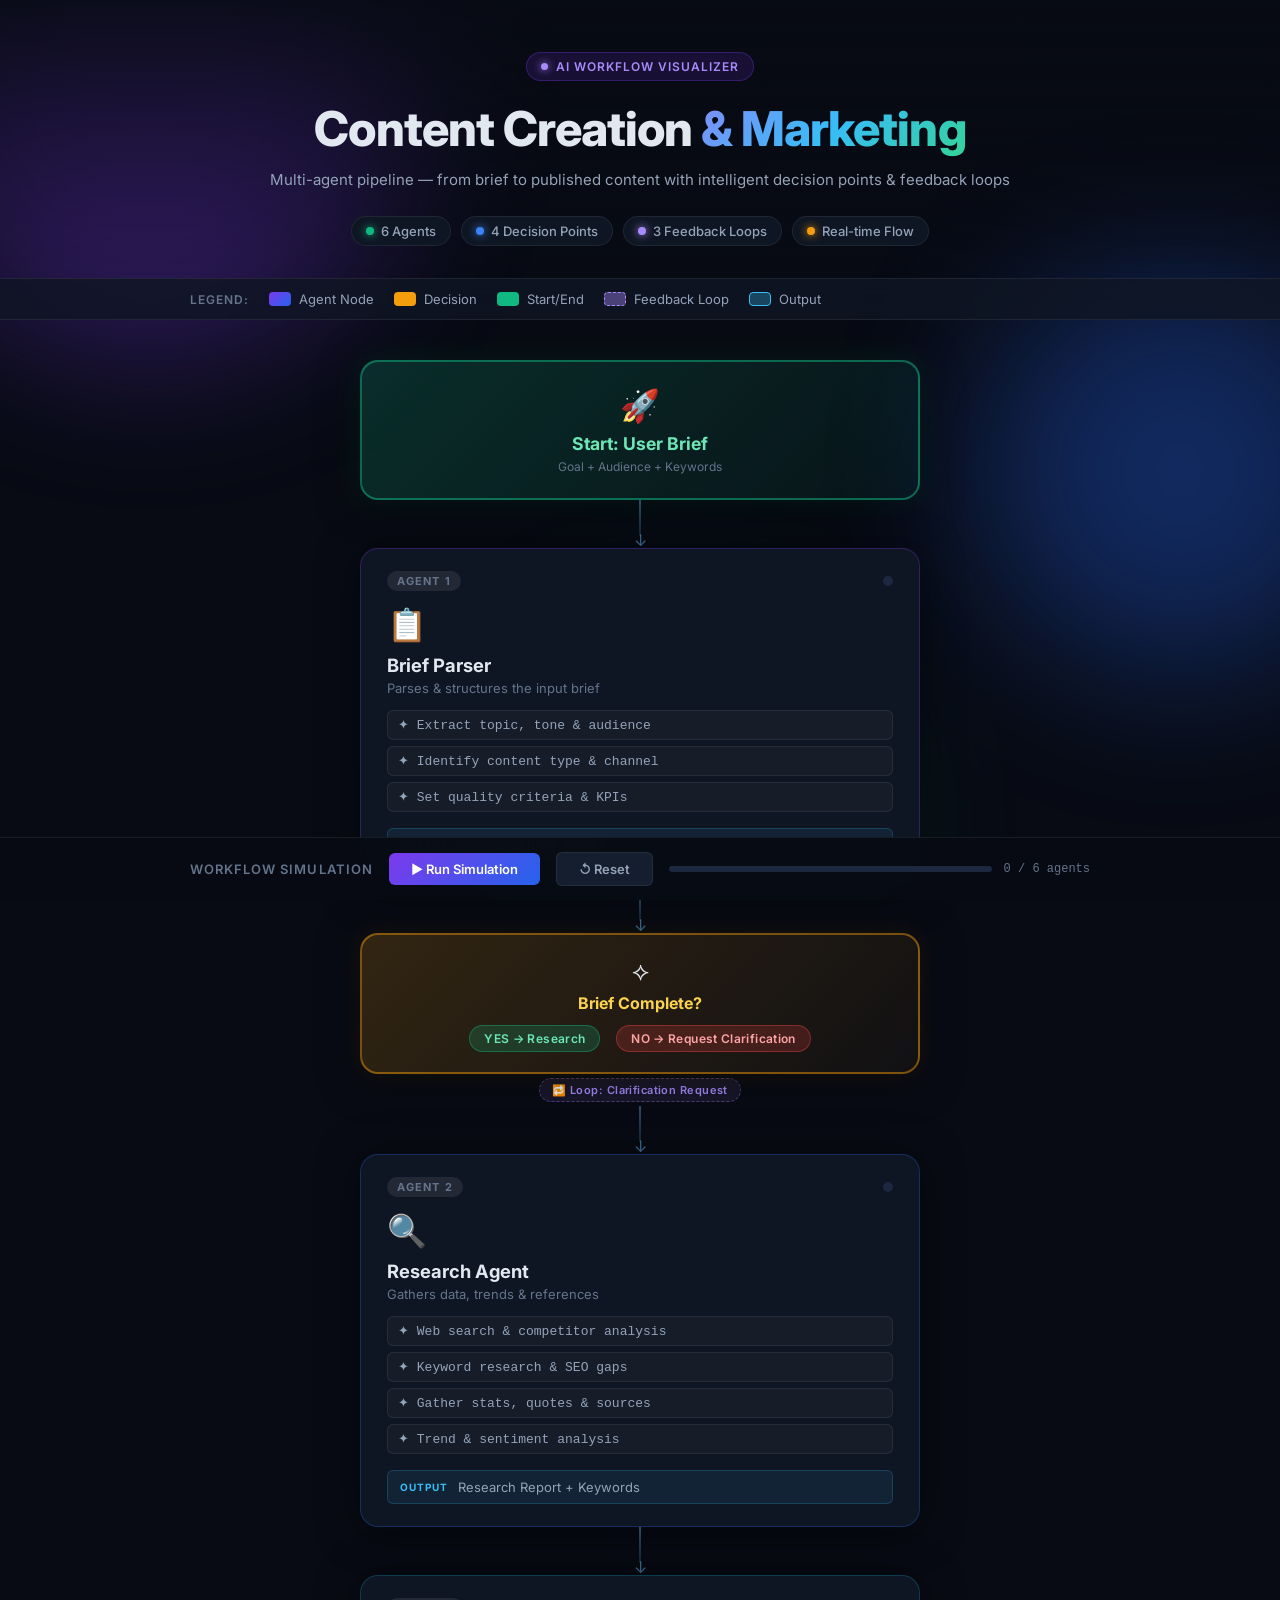
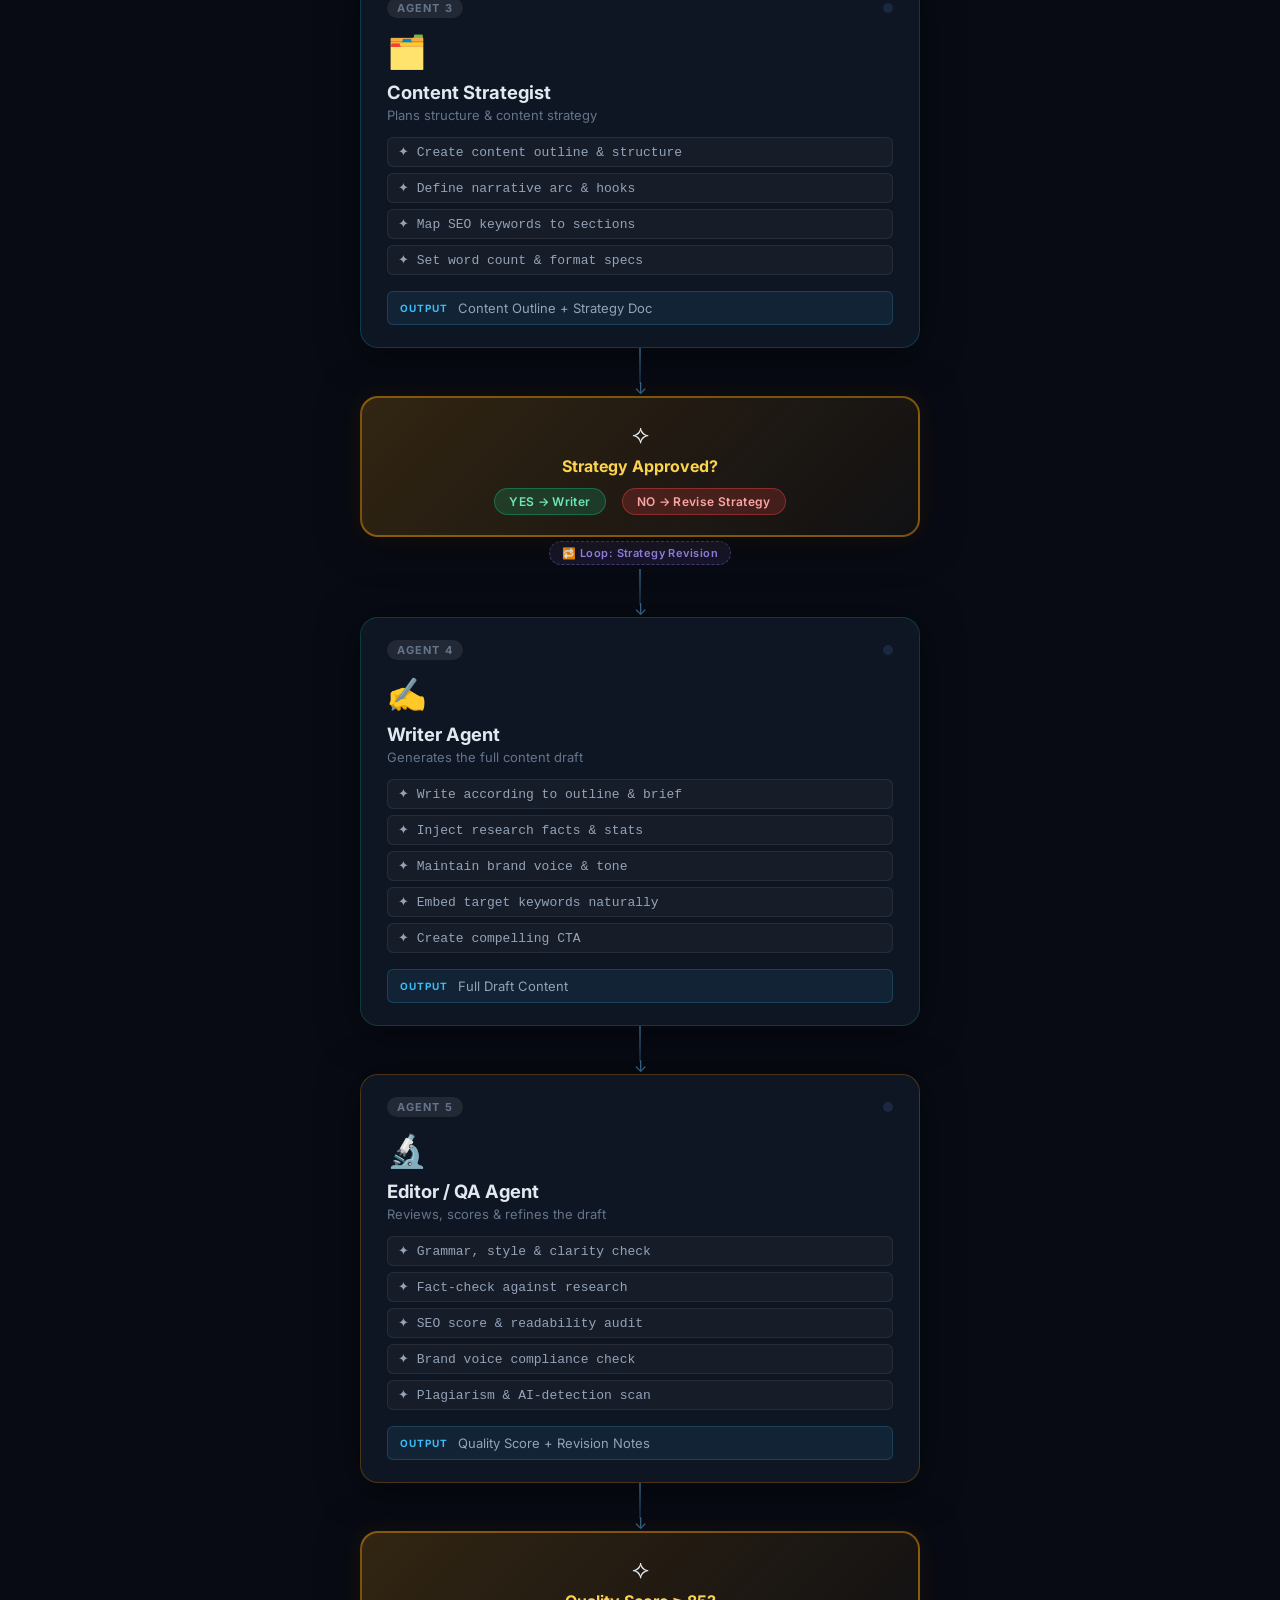
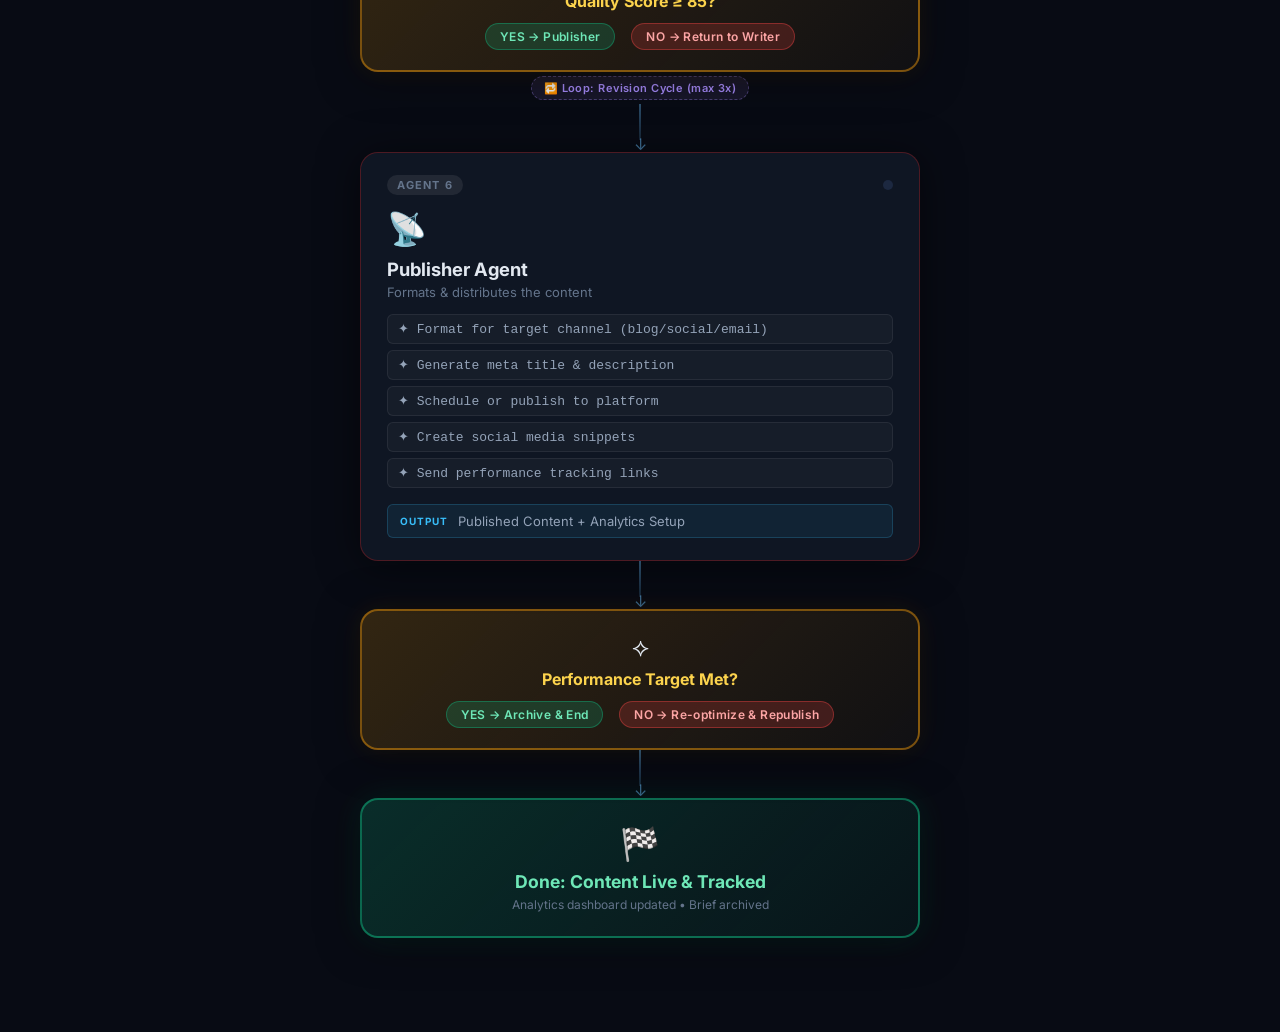
<file: index.html>
<!DOCTYPE html>
<!-- saved from url=(0079)file:///C:/Users/jorda/.gemini/antigravity/scratch/ai-agent-workflow/index.html -->
<html lang="en"><head><meta http-equiv="Content-Type" content="text/html; charset=UTF-8">
  
  <meta name="viewport" content="width=device-width, initial-scale=1.0">
 <meta name="google-site-verification" content="UTwy1PW8CanqxSqTBiHa-GLFd3-r_mlOuJ7hyX2LLKM" />
  <title>AI Agent Workflow — Content Creation &amp; Marketing</title>
  <meta name="description" content="Interactive AI agent workflow diagram for content creation and marketing pipelines. Visualize each agent&#39;s role, decision points, and feedback loops.">
  <link rel="preconnect" href="https://fonts.googleapis.com/">
  <link rel="preconnect" href="https://fonts.gstatic.com/" crossorigin="">
<link href="https://fonts.googleapis.com/css2?family=Inter:wght@400;500;600;700;800&display=swap" rel="stylesheet">
<link rel="stylesheet" href="style.css">
</head>
<body>
  <div class="bg-orbs">
    <div class="orb orb-1"></div>
    <div class="orb orb-2"></div>
    <div class="orb orb-3"></div>
  </div>

  <!-- Header -->
  <header class="header">
    <div class="header-inner">
      <div class="header-badge">
        <span class="badge-dot"></span>
        AI Workflow Visualizer
      </div>
      <h1 class="header-title">Content Creation <span class="gradient-text">&amp; Marketing</span></h1>
      <p class="header-subtitle">Multi-agent pipeline — from brief to published content with intelligent decision points &amp; feedback loops</p>
      <div class="header-meta">
        <span class="meta-chip"><span class="chip-dot chip-green"></span>6 Agents</span>
        <span class="meta-chip"><span class="chip-dot chip-blue"></span>4 Decision Points</span>
        <span class="meta-chip"><span class="chip-dot chip-purple"></span>3 Feedback Loops</span>
        <span class="meta-chip"><span class="chip-dot chip-orange"></span>Real-time Flow</span>
      </div>
    </div>
  </header>

  <!-- Legend -->
  <div class="legend-bar">
    <div class="legend-inner">
      <span class="legend-label">Legend:</span>
      <div class="legend-item"><span class="legend-swatch swatch-agent"></span>Agent Node</div>
      <div class="legend-item"><span class="legend-swatch swatch-decision"></span>Decision</div>
      <div class="legend-item"><span class="legend-swatch swatch-start"></span>Start/End</div>
      <div class="legend-item"><span class="legend-swatch swatch-feedback"></span>Feedback Loop</div>
      <div class="legend-item"><span class="legend-swatch swatch-output"></span>Output</div>
    </div>
  </div>

  <!-- Main Flow Canvas -->
  <main class="canvas-wrap" id="canvas-wrap">
    <div class="canvas" id="flow-canvas">

      <!-- ═══════════════════ START ═══════════════════ -->
      <div class="node node-start" id="n-start" data-id="start">
        <div class="node-icon">🚀</div>
        <div class="node-label">Start: User Brief</div>
        <div class="node-sub">Goal + Audience + Keywords</div>
      </div>

      <div class="connector conn-down"><div class="conn-line"></div><div class="conn-arrow">↓</div></div>

      <!-- ═══════════════════ AGENT 1: BRIEF PARSER ═══════════════════ -->
      <div class="node node-agent agent-1" id="n-brief" data-id="brief">
        <div class="node-header">
          <div class="node-badge">Agent 1</div>
          <div class="agent-status" id="status-brief"></div>
        </div>
        <div class="node-icon-wrap"><span class="node-emoji">📋</span></div>
        <div class="node-name">Brief Parser</div>
        <div class="node-role">Parses &amp; structures the input brief</div>
        <div class="node-tasks">
          <div class="task-item">✦ Extract topic, tone &amp; audience</div>
          <div class="task-item">✦ Identify content type &amp; channel</div>
          <div class="task-item">✦ Set quality criteria &amp; KPIs</div>
        </div>
        <div class="node-output">
          <span class="output-label">OUTPUT</span>
          <span class="output-value">Structured Brief JSON</span>
        </div>
      </div>

      <div class="connector conn-down"><div class="conn-line"></div><div class="conn-arrow">↓</div></div>

      <!-- ═══════════════════ DECISION 1 ═══════════════════ -->
      <div class="node node-decision" id="n-d1" data-id="d1">
        <div class="decision-icon">⟡</div>
        <div class="node-label">Brief Complete?</div>
        <div class="decision-branches">
          <span class="branch branch-yes">YES → Research</span>
          <span class="branch branch-no">NO → Request Clarification</span>
        </div>
      </div>

      <!-- Feedback loop line for clarification -->
      <div class="feedback-loop-label fl-1">🔁 Loop: Clarification Request</div>

      <div class="connector conn-down"><div class="conn-line"></div><div class="conn-arrow">↓</div></div>

      <!-- ═══════════════════ AGENT 2: RESEARCH ═══════════════════ -->
      <div class="node node-agent agent-2" id="n-research" data-id="research">
        <div class="node-header">
          <div class="node-badge">Agent 2</div>
          <div class="agent-status" id="status-research"></div>
        </div>
        <div class="node-icon-wrap"><span class="node-emoji">🔍</span></div>
        <div class="node-name">Research Agent</div>
        <div class="node-role">Gathers data, trends &amp; references</div>
        <div class="node-tasks">
          <div class="task-item">✦ Web search &amp; competitor analysis</div>
          <div class="task-item">✦ Keyword research &amp; SEO gaps</div>
          <div class="task-item">✦ Gather stats, quotes &amp; sources</div>
          <div class="task-item">✦ Trend &amp; sentiment analysis</div>
        </div>
        <div class="node-output">
          <span class="output-label">OUTPUT</span>
          <span class="output-value">Research Report + Keywords</span>
        </div>
      </div>

      <div class="connector conn-down"><div class="conn-line"></div><div class="conn-arrow">↓</div></div>

      <!-- ═══════════════════ AGENT 3: CONTENT STRATEGIST ═══════════════════ -->
      <div class="node node-agent agent-3" id="n-strategy" data-id="strategy">
        <div class="node-header">
          <div class="node-badge">Agent 3</div>
          <div class="agent-status" id="status-strategy"></div>
        </div>
        <div class="node-icon-wrap"><span class="node-emoji">🗂️</span></div>
        <div class="node-name">Content Strategist</div>
        <div class="node-role">Plans structure &amp; content strategy</div>
        <div class="node-tasks">
          <div class="task-item">✦ Create content outline &amp; structure</div>
          <div class="task-item">✦ Define narrative arc &amp; hooks</div>
          <div class="task-item">✦ Map SEO keywords to sections</div>
          <div class="task-item">✦ Set word count &amp; format specs</div>
        </div>
        <div class="node-output">
          <span class="output-label">OUTPUT</span>
          <span class="output-value">Content Outline + Strategy Doc</span>
        </div>
      </div>

      <div class="connector conn-down"><div class="conn-line"></div><div class="conn-arrow">↓</div></div>

      <!-- ═══════════════════ DECISION 2 ═══════════════════ -->
      <div class="node node-decision" id="n-d2" data-id="d2">
        <div class="decision-icon">⟡</div>
        <div class="node-label">Strategy Approved?</div>
        <div class="decision-branches">
          <span class="branch branch-yes">YES → Writer</span>
          <span class="branch branch-no">NO → Revise Strategy</span>
        </div>
      </div>

      <div class="feedback-loop-label fl-2">🔁 Loop: Strategy Revision</div>

      <div class="connector conn-down"><div class="conn-line"></div><div class="conn-arrow">↓</div></div>

      <!-- ═══════════════════ AGENT 4: WRITER ═══════════════════ -->
      <div class="node node-agent agent-4" id="n-writer" data-id="writer">
        <div class="node-header">
          <div class="node-badge">Agent 4</div>
          <div class="agent-status" id="status-writer"></div>
        </div>
        <div class="node-icon-wrap"><span class="node-emoji">✍️</span></div>
        <div class="node-name">Writer Agent</div>
        <div class="node-role">Generates the full content draft</div>
        <div class="node-tasks">
          <div class="task-item">✦ Write according to outline &amp; brief</div>
          <div class="task-item">✦ Inject research facts &amp; stats</div>
          <div class="task-item">✦ Maintain brand voice &amp; tone</div>
          <div class="task-item">✦ Embed target keywords naturally</div>
          <div class="task-item">✦ Create compelling CTA</div>
        </div>
        <div class="node-output">
          <span class="output-label">OUTPUT</span>
          <span class="output-value">Full Draft Content</span>
        </div>
      </div>

      <div class="connector conn-down"><div class="conn-line"></div><div class="conn-arrow">↓</div></div>

      <!-- ═══════════════════ AGENT 5: EDITOR / QA ═══════════════════ -->
      <div class="node node-agent agent-5" id="n-editor" data-id="editor">
        <div class="node-header">
          <div class="node-badge">Agent 5</div>
          <div class="agent-status" id="status-editor"></div>
        </div>
        <div class="node-icon-wrap"><span class="node-emoji">🔬</span></div>
        <div class="node-name">Editor / QA Agent</div>
        <div class="node-role">Reviews, scores &amp; refines the draft</div>
        <div class="node-tasks">
          <div class="task-item">✦ Grammar, style &amp; clarity check</div>
          <div class="task-item">✦ Fact-check against research</div>
          <div class="task-item">✦ SEO score &amp; readability audit</div>
          <div class="task-item">✦ Brand voice compliance check</div>
          <div class="task-item">✦ Plagiarism &amp; AI-detection scan</div>
        </div>
        <div class="node-output">
          <span class="output-label">OUTPUT</span>
          <span class="output-value">Quality Score + Revision Notes</span>
        </div>
      </div>

      <div class="connector conn-down"><div class="conn-line"></div><div class="conn-arrow">↓</div></div>

      <!-- ═══════════════════ DECISION 3 ═══════════════════ -->
      <div class="node node-decision" id="n-d3" data-id="d3">
        <div class="decision-icon">⟡</div>
        <div class="node-label">Quality Score ≥ 85?</div>
        <div class="decision-branches">
          <span class="branch branch-yes">YES → Publisher</span>
          <span class="branch branch-no">NO → Return to Writer</span>
        </div>
      </div>

      <div class="feedback-loop-label fl-3">🔁 Loop: Revision Cycle (max 3x)</div>

      <div class="connector conn-down"><div class="conn-line"></div><div class="conn-arrow">↓</div></div>

      <!-- ═══════════════════ AGENT 6: PUBLISHER ═══════════════════ -->
      <div class="node node-agent agent-6" id="n-publisher" data-id="publisher">
        <div class="node-header">
          <div class="node-badge">Agent 6</div>
          <div class="agent-status" id="status-publisher"></div>
        </div>
        <div class="node-icon-wrap"><span class="node-emoji">📡</span></div>
        <div class="node-name">Publisher Agent</div>
        <div class="node-role">Formats &amp; distributes the content</div>
        <div class="node-tasks">
          <div class="task-item">✦ Format for target channel (blog/social/email)</div>
          <div class="task-item">✦ Generate meta title &amp; description</div>
          <div class="task-item">✦ Schedule or publish to platform</div>
          <div class="task-item">✦ Create social media snippets</div>
          <div class="task-item">✦ Send performance tracking links</div>
        </div>
        <div class="node-output">
          <span class="output-label">OUTPUT</span>
          <span class="output-value">Published Content + Analytics Setup</span>
        </div>
      </div>

      <div class="connector conn-down"><div class="conn-line"></div><div class="conn-arrow">↓</div></div>

      <!-- ═══════════════════ DECISION 4 ═══════════════════ -->
      <div class="node node-decision" id="n-d4" data-id="d4">
        <div class="decision-icon">⟡</div>
        <div class="node-label">Performance Target Met?</div>
        <div class="decision-branches">
          <span class="branch branch-yes">YES → Archive &amp; End</span>
          <span class="branch branch-no">NO → Re-optimize &amp; Republish</span>
        </div>
      </div>

      <div class="connector conn-down"><div class="conn-line"></div><div class="conn-arrow">↓</div></div>

      <!-- ═══════════════════ END ═══════════════════ -->
      <div class="node node-end" id="n-end" data-id="end">
        <div class="node-icon">🏁</div>
        <div class="node-label">Done: Content Live &amp; Tracked</div>
        <div class="node-sub">Analytics dashboard updated • Brief archived</div>
      </div>

    </div>

    <!-- Side Panel -->
    <div class="side-panel" id="side-panel">
      <div class="panel-header">
        <span class="panel-title" id="panel-title" style="color: rgb(124, 58, 237);">📋 Agent 1 — Brief Parser</span>
        <button class="panel-close" id="panel-close" aria-label="Close panel">✕</button>
      </div>
      <div class="panel-body" id="panel-body"><div class="panel-section">
    <div class="panel-section-title">Description</div>
    <p class="panel-hint" style="color: var(--text-dim)">The Brief Parser agent reads the raw user input and converts it into a structured JSON object. It validates completeness and flags missing fields before passing to downstream agents.</p>
  </div><div class="panel-section">
      <div class="panel-stat" style="border-bottom: none; padding: 0">
        <span class="panel-stat-label">Node Type</span>
        <span class="panel-stat-value" style="color:#7c3aed">Agent</span>
      </div>
    </div><div class="panel-section">
      <div class="panel-section-title">Statistics</div><div class="panel-stat">
        <span class="panel-stat-label">Model</span>
        <span class="panel-stat-value">GPT-4o / Claude 3.5</span>
      </div><div class="panel-stat">
        <span class="panel-stat-label">Avg. Time</span>
        <span class="panel-stat-value">5–15 sec</span>
      </div><div class="panel-stat">
        <span class="panel-stat-label">Tool Use</span>
        <span class="panel-stat-value">Schema Validator</span>
      </div><div class="panel-stat">
        <span class="panel-stat-label">Memory</span>
        <span class="panel-stat-value">Short-term only</span>
      </div></div><div class="panel-section">
      <div class="panel-section-title">Inputs</div>
      <div class="panel-list"><div class="panel-list-item">↳ Raw user brief text</div><div class="panel-list-item">↳ Template requirements</div><div class="panel-list-item">↳ Historical brief patterns</div></div></div><div class="panel-section">
      <div class="panel-section-title">Outputs</div>
      <div class="panel-list"><div class="panel-list-item" style="border-color:rgba(56,189,248,0.2);background:rgba(56,189,248,0.05)">⇒ Structured Brief JSON</div><div class="panel-list-item" style="border-color:rgba(56,189,248,0.2);background:rgba(56,189,248,0.05)">⇒ Validation report</div><div class="panel-list-item" style="border-color:rgba(56,189,248,0.2);background:rgba(56,189,248,0.05)">⇒ Missing field flags</div></div></div><div class="panel-section">
      <div class="panel-section-title">Tags</div>
      <div class="panel-tag-row"><span class="panel-tag">NLP</span><span class="panel-tag">JSON Schema</span><span class="panel-tag">Validation</span><span class="panel-tag">Parsing</span></div></div><div class="panel-section">
      <div class="panel-section-title">Implementation Notes</div>
      <p class="panel-hint" style="color:var(--text-dim);font-size:13px;background:rgba(255,255,255,0.03);padding:12px;border-radius:8px;border:1px solid var(--border)">Uses a structured output mode to guarantee JSON conformance. Falls back to clarification request if confidence &lt; 80%.</p>
    </div></div>
    </div>
  </main>

  <!-- Simulation Bar -->
  <div class="sim-bar">
    <div class="sim-inner">
      <span class="sim-label">Workflow Simulation</span>
      <button class="sim-btn" id="btn-run">▶ Run Simulation</button>
      <button class="sim-btn sim-btn-secondary" id="btn-reset">↺ Reset</button>
      <div class="sim-progress">
        <div class="progress-track">
          <div class="progress-fill" id="progress-fill" style="width: 0%;"></div>
        </div>
        <span class="progress-text" id="progress-text">0 / 6 agents</span>
      </div>
    </div>
  </div>

<script src="script.js"></script>


</body></html>
</file>
<file: style.css>
/* ============================================================
   RESET & BASE
   ============================================================ */
*, *::before, *::after { box-sizing: border-box; margin: 0; padding: 0; }

:root {
  --bg: #080b14;
  --surface: #0f1623;
  --surface-2: #151e2e;
  --surface-3: #1c2840;
  --border: rgba(255,255,255,0.07);
  --border-glow: rgba(99,179,237,0.3);

  --agent-1: #7c3aed;
  --agent-2: #2563eb;
  --agent-3: #0891b2;
  --agent-4: #059669;
  --agent-5: #d97706;
  --agent-6: #dc2626;

  --decision: #f59e0b;
  --start-end: #10b981;
  --feedback: #a78bfa;
  --output: #38bdf8;

  --text: #e2e8f0;
  --text-muted: #64748b;
  --text-dim: #94a3b8;

  --radius: 18px;
  --radius-sm: 10px;
  --radius-xs: 6px;

  --shadow-node: 0 4px 40px rgba(0,0,0,0.5);
  --glow-blue: 0 0 30px rgba(37,99,235,0.2);
}

html { scroll-behavior: smooth; }

body {
  font-family: 'Inter', sans-serif;
  background: var(--bg);
  color: var(--text);
  min-height: 100vh;
  overflow-x: hidden;
}

/* ============================================================
   BACKGROUND ORBS
   ============================================================ */
.bg-orbs {
  position: fixed; inset: 0; pointer-events: none; z-index: 0; overflow: hidden;
}
.orb {
  position: absolute; border-radius: 50%; filter: blur(80px); opacity: 0.35;
  animation: orb-float 12s ease-in-out infinite;
}
.orb-1 { width: 500px; height: 500px; background: #7c3aed; top: -150px; left: -100px; animation-delay: 0s; }
.orb-2 { width: 400px; height: 400px; background: #2563eb; top: 30%; right: -100px; animation-delay: -4s; }
.orb-3 { width: 350px; height: 350px; background: #059669; bottom: -100px; left: 40%; animation-delay: -8s; }
@keyframes orb-float {
  0%, 100% { transform: translateY(0px) scale(1); }
  50% { transform: translateY(-30px) scale(1.05); }
}

/* ============================================================
   HEADER
   ============================================================ */
.header {
  position: relative; z-index: 10;
  text-align: center;
  padding: 52px 24px 32px;
  background: linear-gradient(180deg, rgba(8,11,20,0.9) 0%, transparent 100%);
}
.header-inner { max-width: 800px; margin: 0 auto; }

.header-badge {
  display: inline-flex; align-items: center; gap: 8px;
  background: rgba(124,58,237,0.15); border: 1px solid rgba(124,58,237,0.3);
  color: #a78bfa; font-size: 12px; font-weight: 600; letter-spacing: 0.08em;
  text-transform: uppercase; padding: 6px 14px; border-radius: 100px;
  margin-bottom: 20px;
}
.badge-dot {
  width: 7px; height: 7px; border-radius: 50%; background: #a78bfa;
  box-shadow: 0 0 8px #a78bfa;
  animation: pulse-dot 2s ease-in-out infinite;
}
@keyframes pulse-dot {
  0%, 100% { opacity: 1; transform: scale(1); }
  50% { opacity: 0.5; transform: scale(0.8); }
}

.header-title {
  font-size: clamp(2rem, 4vw, 3rem); font-weight: 800; line-height: 1.15;
  color: var(--text); letter-spacing: -0.02em; margin-bottom: 12px;
}
.gradient-text {
  background: linear-gradient(135deg, #818cf8 0%, #38bdf8 50%, #34d399 100%);
  -webkit-background-clip: text; -webkit-text-fill-color: transparent;
  background-clip: text;
}
.header-subtitle {
  font-size: 15px; color: var(--text-dim); line-height: 1.6; margin-bottom: 24px;
}
.header-meta {
  display: flex; flex-wrap: wrap; gap: 10px; justify-content: center;
}
.meta-chip {
  display: flex; align-items: center; gap: 7px;
  background: var(--surface); border: 1px solid var(--border);
  border-radius: 100px; padding: 6px 14px; font-size: 13px; color: var(--text-dim);
  font-weight: 500;
}
.chip-dot { width: 8px; height: 8px; border-radius: 50%; }
.chip-green { background: #10b981; box-shadow: 0 0 8px #10b981; }
.chip-blue  { background: #3b82f6; box-shadow: 0 0 8px #3b82f6; }
.chip-purple{ background: #a78bfa; box-shadow: 0 0 8px #a78bfa; }
.chip-orange{ background: #f59e0b; box-shadow: 0 0 8px #f59e0b; }

/* ============================================================
   LEGEND BAR
   ============================================================ */
.legend-bar {
  position: relative; z-index: 10;
  background: rgba(15,22,35,0.8); backdrop-filter: blur(12px);
  border-top: 1px solid var(--border); border-bottom: 1px solid var(--border);
  padding: 12px 24px;
}
.legend-inner {
  max-width: 900px; margin: 0 auto;
  display: flex; flex-wrap: wrap; gap: 20px; align-items: center;
}
.legend-label { font-size: 12px; font-weight: 600; color: var(--text-muted); text-transform: uppercase; letter-spacing: 0.08em; }
.legend-item { display: flex; align-items: center; gap: 8px; font-size: 13px; color: var(--text-dim); }
.legend-swatch { width: 22px; height: 14px; border-radius: 4px; }
.swatch-agent    { background: linear-gradient(135deg, #7c3aed, #2563eb); }
.swatch-decision { background: #f59e0b; }
.swatch-start    { background: #10b981; }
.swatch-feedback { background: rgba(167,139,250,0.4); border: 1px dashed #a78bfa; }
.swatch-output   { background: rgba(56,189,248,0.3); border: 1px solid #38bdf8; }

/* ============================================================
   CANVAS
   ============================================================ */
.canvas-wrap {
  position: relative; z-index: 5;
  display: flex; gap: 0; align-items: flex-start;
  min-height: calc(100vh - 200px);
  padding: 40px 24px 120px;
  justify-content: center;
  transition: padding-right 0.4s cubic-bezier(0.4,0,0.2,1);
}
.canvas-wrap.panel-open { padding-right: 400px; }

.canvas {
  display: flex; flex-direction: column; align-items: center;
  gap: 0; width: 100%; max-width: 680px; position: relative;
}

/* ============================================================
   NODES
   ============================================================ */
.node {
  width: 100%; max-width: 560px;
  border-radius: var(--radius); padding: 22px 26px;
  position: relative; cursor: pointer;
  transition: transform 0.25s ease, box-shadow 0.25s ease, border-color 0.25s ease;
  animation: node-in 0.5s ease both;
}
.node:hover { transform: translateY(-3px) scale(1.01); }

@keyframes node-in {
  from { opacity: 0; transform: translateY(20px); }
  to   { opacity: 1; transform: translateY(0); }
}

/* Start / End */
.node-start, .node-end {
  background: linear-gradient(135deg, rgba(16,185,129,0.2) 0%, rgba(16,185,129,0.05) 100%);
  border: 2px solid rgba(16,185,129,0.5);
  box-shadow: var(--shadow-node), 0 0 30px rgba(16,185,129,0.15);
  text-align: center; padding: 24px;
}
.node-start:hover, .node-end:hover {
  box-shadow: var(--shadow-node), 0 0 50px rgba(16,185,129,0.3);
  border-color: rgba(16,185,129,0.8);
}
.node-start .node-icon, .node-end .node-icon { font-size: 2rem; margin-bottom: 8px; }
.node-start .node-label, .node-end .node-label { font-size: 1.1rem; font-weight: 700; color: #6ee7b7; }
.node-start .node-sub, .node-end .node-sub { font-size: 12px; color: var(--text-muted); margin-top: 5px; }

/* Decision */
.node-decision {
  background: linear-gradient(135deg, rgba(245,158,11,0.18) 0%, rgba(245,158,11,0.04) 100%);
  border: 2px solid rgba(245,158,11,0.45);
  box-shadow: var(--shadow-node), 0 0 25px rgba(245,158,11,0.1);
  text-align: center; padding: 20px;
}
.node-decision:hover { box-shadow: var(--shadow-node), 0 0 45px rgba(245,158,11,0.25); border-color: rgba(245,158,11,0.8); }
.decision-icon { font-size: 1.6rem; margin-bottom: 6px; }
.node-decision .node-label { font-size: 1rem; font-weight: 700; color: #fcd34d; }
.decision-branches { display: flex; gap: 16px; justify-content: center; margin-top: 12px; flex-wrap: wrap; }
.branch {
  padding: 5px 14px; border-radius: 100px; font-size: 12px; font-weight: 600; letter-spacing: 0.03em;
}
.branch-yes { background: rgba(16,185,129,0.2); color: #6ee7b7; border: 1px solid rgba(16,185,129,0.4); }
.branch-no  { background: rgba(239,68,68,0.2); color: #fca5a5; border: 1px solid rgba(239,68,68,0.4); }

/* Agent nodes */
.node-agent {
  background: var(--surface); border: 1px solid var(--border);
  box-shadow: var(--shadow-node);
}
.node-agent:hover { border-color: var(--border-glow); }

.agent-1 { border-color: rgba(124,58,237,0.3); }
.agent-1:hover { border-color: rgba(124,58,237,0.7); box-shadow: var(--shadow-node), 0 0 40px rgba(124,58,237,0.2); }
.agent-2 { border-color: rgba(37,99,235,0.3); }
.agent-2:hover { border-color: rgba(37,99,235,0.7); box-shadow: var(--shadow-node), 0 0 40px rgba(37,99,235,0.2); }
.agent-3 { border-color: rgba(8,145,178,0.3); }
.agent-3:hover { border-color: rgba(8,145,178,0.7); box-shadow: var(--shadow-node), 0 0 40px rgba(8,145,178,0.2); }
.agent-4 { border-color: rgba(5,150,105,0.3); }
.agent-4:hover { border-color: rgba(5,150,105,0.7); box-shadow: var(--shadow-node), 0 0 40px rgba(5,150,105,0.2); }
.agent-5 { border-color: rgba(217,119,6,0.3); }
.agent-5:hover { border-color: rgba(217,119,6,0.7); box-shadow: var(--shadow-node), 0 0 40px rgba(217,119,6,0.2); }
.agent-6 { border-color: rgba(220,38,38,0.3); }
.agent-6:hover { border-color: rgba(220,38,38,0.7); box-shadow: var(--shadow-node), 0 0 40px rgba(220,38,38,0.2); }

/* Node header */
.node-header {
  display: flex; justify-content: space-between; align-items: center; margin-bottom: 14px;
}
.node-badge {
  font-size: 11px; font-weight: 700; letter-spacing: 0.1em; text-transform: uppercase;
  padding: 3px 10px; border-radius: 100px;
  background: rgba(255,255,255,0.08); color: var(--text-muted);
}
.agent-status {
  width: 10px; height: 10px; border-radius: 50%; background: var(--surface-3);
  transition: background 0.3s ease, box-shadow 0.3s ease;
}
.agent-status.active { background: #fbbf24; box-shadow: 0 0 10px #fbbf24; animation: blink 0.8s ease infinite; }
.agent-status.done   { background: #10b981; box-shadow: 0 0 10px #10b981; }
@keyframes blink { 0%,100%{opacity:1} 50%{opacity:0.4} }

/* Node icon */
.node-icon-wrap { margin-bottom: 10px; }
.node-emoji { font-size: 2rem; }
.node-name { font-size: 1.15rem; font-weight: 700; color: var(--text); margin-bottom: 4px; }
.node-role { font-size: 13px; color: var(--text-muted); margin-bottom: 14px; }

/* Task items */
.node-tasks { display: flex; flex-direction: column; gap: 6px; margin-bottom: 16px; }
.task-item {
  font-size: 13px; color: var(--text-dim);
  padding: 6px 10px; border-radius: var(--radius-xs);
  background: rgba(255,255,255,0.03); border: 1px solid var(--border);
  font-family: 'JetBrains Mono', monospace;
  transition: background 0.2s ease, border-color 0.2s ease;
}
.task-item:hover { background: rgba(255,255,255,0.07); border-color: rgba(255,255,255,0.12); }

/* Output tag */
.node-output {
  display: flex; align-items: center; gap: 10px;
  background: rgba(56,189,248,0.08); border: 1px solid rgba(56,189,248,0.2);
  border-radius: var(--radius-xs); padding: 8px 12px;
}
.output-label {
  font-size: 10px; font-weight: 700; letter-spacing: 0.1em; text-transform: uppercase;
  color: #38bdf8; white-space: nowrap;
}
.output-value { font-size: 13px; color: var(--text-dim); }

/* Highlighted / active node */
.node.node-active {
  transform: translateY(-3px) scale(1.015) !important;
  z-index: 2;
}
.agent-1.node-active { border-color: #7c3aed !important; box-shadow: var(--shadow-node), 0 0 60px rgba(124,58,237,0.35) !important; }
.agent-2.node-active { border-color: #2563eb !important; box-shadow: var(--shadow-node), 0 0 60px rgba(37,99,235,0.35) !important; }
.agent-3.node-active { border-color: #0891b2 !important; box-shadow: var(--shadow-node), 0 0 60px rgba(8,145,178,0.35) !important; }
.agent-4.node-active { border-color: #059669 !important; box-shadow: var(--shadow-node), 0 0 60px rgba(5,150,105,0.35) !important; }
.agent-5.node-active { border-color: #d97706 !important; box-shadow: var(--shadow-node), 0 0 60px rgba(217,119,6,0.35) !important; }
.agent-6.node-active { border-color: #dc2626 !important; box-shadow: var(--shadow-node), 0 0 60px rgba(220,38,38,0.35) !important; }
.node-decision.node-active { border-color: #f59e0b !important; box-shadow: var(--shadow-node), 0 0 60px rgba(245,158,11,0.35) !important; }
.node-selected { outline: 2px solid rgba(99,179,237,0.6); outline-offset: 3px; }

/* ============================================================
   CONNECTORS
   ============================================================ */
.connector {
  display: flex; flex-direction: column; align-items: center; gap: 0;
  pointer-events: none; position: relative; z-index: 1;
}
.conn-line {
  width: 2px; height: 36px;
  background: linear-gradient(180deg, rgba(99,179,237,0.4), rgba(99,179,237,0.15));
}
.conn-arrow {
  color: rgba(99,179,237,0.5); font-size: 16px; line-height: 1; margin-top: -4px;
  animation: bounce-arrow 2s ease-in-out infinite;
}
@keyframes bounce-arrow {
  0%,100%{ transform: translateY(0); }
  50%{ transform: translateY(4px); }
}

/* ============================================================
   FEEDBACK LOOP LABELS
   ============================================================ */
.feedback-loop-label {
  font-size: 11px; color: var(--feedback); font-weight: 600; letter-spacing: 0.04em;
  padding: 4px 12px; border-radius: 100px;
  background: rgba(167,139,250,0.1); border: 1px dashed rgba(167,139,250,0.35);
  margin: 4px 0; text-align: center;
  animation: feedback-pulse 3s ease-in-out infinite;
}
@keyframes feedback-pulse {
  0%,100%{ opacity: 1; }
  50%{ opacity: 0.6; }
}

/* ============================================================
   SIDE PANEL
   ============================================================ */
.side-panel {
  position: fixed; top: 0; right: -400px; width: 380px; height: 100vh;
  background: rgba(15,22,35,0.97); backdrop-filter: blur(20px);
  border-left: 1px solid var(--border); z-index: 100;
  transition: right 0.4s cubic-bezier(0.4,0,0.2,1);
  overflow-y: auto; display: flex; flex-direction: column;
}
.side-panel.open { right: 0; }

.panel-header {
  padding: 24px; border-bottom: 1px solid var(--border);
  display: flex; justify-content: space-between; align-items: center;
  position: sticky; top: 0; background: rgba(15,22,35,0.97); z-index: 1;
}
.panel-title { font-size: 1rem; font-weight: 700; color: var(--text); }
.panel-close {
  background: var(--surface-2); border: 1px solid var(--border); color: var(--text-muted);
  width: 32px; height: 32px; border-radius: 8px; cursor: pointer;
  font-size: 14px; display: flex; align-items: center; justify-content: center;
  transition: background 0.2s ease, color 0.2s ease;
}
.panel-close:hover { background: var(--surface-3); color: var(--text); }

.panel-body { padding: 24px; flex: 1; }
.panel-hint { color: var(--text-muted); font-size: 14px; line-height: 1.6; }

/* Panel content styles */
.panel-section { margin-bottom: 24px; }
.panel-section-title {
  font-size: 11px; font-weight: 700; text-transform: uppercase; letter-spacing: 0.1em;
  color: var(--text-muted); margin-bottom: 12px;
}
.panel-tag-row { display: flex; flex-wrap: wrap; gap: 8px; }
.panel-tag {
  padding: 4px 12px; border-radius: 100px; font-size: 12px; font-weight: 500;
  background: var(--surface-3); color: var(--text-dim); border: 1px solid var(--border);
}
.panel-stat {
  display: flex; justify-content: space-between; align-items: center;
  padding: 10px 0; border-bottom: 1px solid var(--border); font-size: 13px;
}
.panel-stat-label { color: var(--text-muted); }
.panel-stat-value { color: var(--text); font-weight: 600; font-family: 'JetBrains Mono', monospace; }
.panel-list { display: flex; flex-direction: column; gap: 8px; }
.panel-list-item {
  padding: 10px 12px; border-radius: 8px; background: var(--surface-2);
  border: 1px solid var(--border); font-size: 13px; color: var(--text-dim); line-height: 1.5;
}

/* ============================================================
   SIMULATION BAR
   ============================================================ */
.sim-bar {
  position: fixed; bottom: 0; left: 0; right: 0; z-index: 50;
  background: rgba(8,11,20,0.95); backdrop-filter: blur(16px);
  border-top: 1px solid var(--border); padding: 14px 24px;
}
.sim-inner {
  max-width: 900px; margin: 0 auto;
  display: flex; align-items: center; gap: 16px; flex-wrap: wrap;
}
.sim-label {
  font-size: 13px; font-weight: 600; color: var(--text-muted);
  text-transform: uppercase; letter-spacing: 0.08em; white-space: nowrap;
}
.sim-btn {
  padding: 8px 22px; border-radius: var(--radius-xs);
  background: linear-gradient(135deg, #7c3aed, #2563eb);
  color: #fff; border: none; font-size: 13px; font-weight: 600;
  cursor: pointer; font-family: 'Inter', sans-serif;
  transition: opacity 0.2s ease, transform 0.2s ease;
  white-space: nowrap;
}
.sim-btn:hover { opacity: 0.85; transform: translateY(-1px); }
.sim-btn:active { transform: translateY(0); }
.sim-btn-secondary {
  background: var(--surface-2); border: 1px solid var(--border); color: var(--text-dim);
}
.sim-btn-secondary:hover { background: var(--surface-3); opacity: 1; }
.sim-btn:disabled { opacity: 0.4; cursor: not-allowed; transform: none; }

.sim-progress { display: flex; align-items: center; gap: 12px; flex: 1; min-width: 200px; }
.progress-track {
  flex: 1; height: 6px; background: var(--surface-3); border-radius: 100px; overflow: hidden;
}
.progress-fill {
  height: 100%; border-radius: 100px;
  background: linear-gradient(90deg, #7c3aed, #2563eb, #0891b2, #059669);
  transition: width 0.6s cubic-bezier(0.4,0,0.2,1);
}
.progress-text { font-size: 12px; color: var(--text-muted); white-space: nowrap; font-family: 'JetBrains Mono', monospace; }

/* ============================================================
   RESPONSIVE
   ============================================================ */
@media (max-width: 640px) {
  .canvas-wrap.panel-open { padding-right: 24px; }
  .side-panel { width: 100vw; }
  .node { max-width: 100%; }
  .header-title { font-size: 1.7rem; }
}

/* ============================================================
   SCROLLBAR
   ============================================================ */
::-webkit-scrollbar { width: 6px; }
::-webkit-scrollbar-track { background: transparent; }
::-webkit-scrollbar-thumb { background: var(--surface-3); border-radius: 100px; }
::-webkit-scrollbar-thumb:hover { background: rgba(255,255,255,0.15); }
</file>
